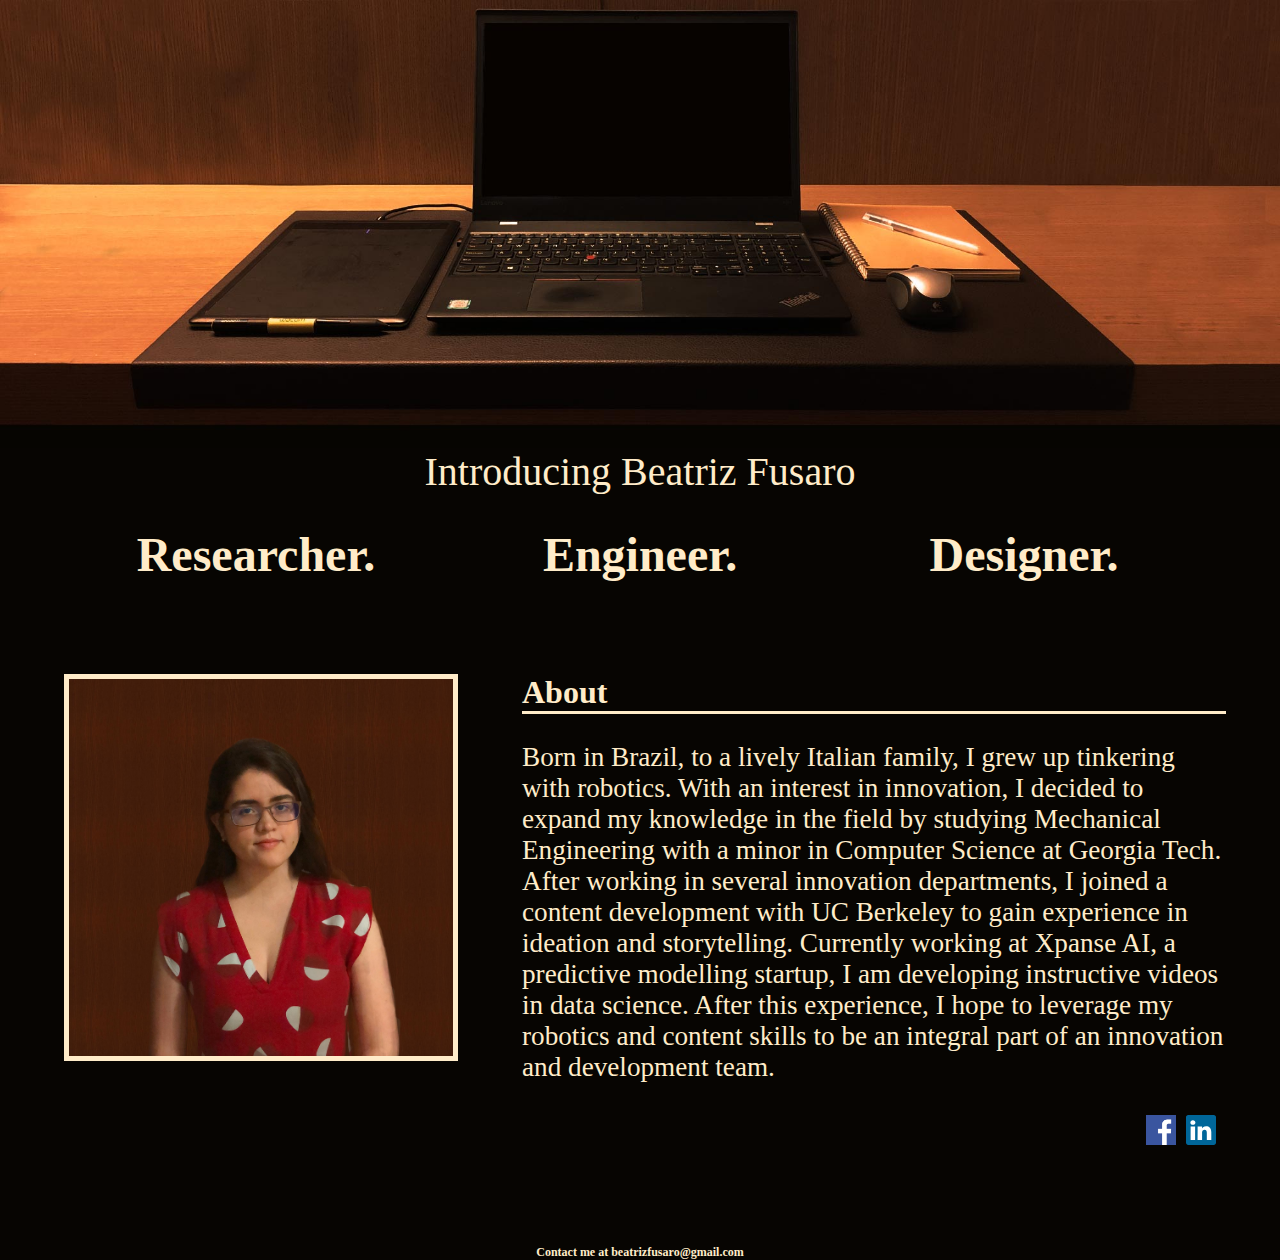
<file: index.html>
<!doctype html>
<html>
<head>
<meta charset="utf-8">
<title>Home</title>
<link href="Stylesheet.css" rel="stylesheet" type="text/css">
</head>

<body>
	<script>
	function change(val) {
		var pic;
		var text;
		if (val == 1) {
			pic = "Researcher.jpg";
			text = "Research is the forefront of progress, the first step to innovation";
		} else if (val == 2) {
			pic = "Designer.jpg";
			text = "Animations, Visual Arts and UI Design";
		} else if (val == 3) {
			pic = "Engineer.jpg";
			text = "From coding to machining, engineering is about creation";
		} else {
			pic = "FrontBanner.jpg";
			text = "Introducing Beatriz Fusaro";
		}
		document.getElementById("banner").src = pic;
		document.getElementById("titleCard").innerHTML = text;
	}
	</script>
	<img id="banner" src="FrontBanner.jpg" />
	<h2 id="titleCard"> Introducing Beatriz Fusaro </h2>
	<div id="blocker">
		<div id=container onmouseover="change(1)" onmouseout="change(0)">
			<a href="Researcher.html">Researcher.</a>
		</div>
		<div id=container onmouseover="change(3)" onmouseout="change(0)">
			<a href="Engineer.html">Engineer.</a>
		</div>
		<div id=container onmouseover="change(2)" onmouseout="change(0)">
			<a href="Designer.html">Designer.</a>
		</div>
	</div>
	
	<div id="aboutpage">
		<div id="blocker">
			<img id="profile" src="Profile.jpg" />
			<div id="aboutcontainer"> 
				<h3> About </h3>
				<p> Born in Brazil, to a lively Italian family, I grew up tinkering with robotics. With an interest in innovation, I decided to expand my knowledge in the field by studying Mechanical Engineering with a minor in Computer Science at Georgia Tech. After working in several innovation departments, I joined a content development with UC Berkeley to gain experience in ideation and storytelling. Currently working at Xpanse AI, a predictive modelling startup, I am developing instructive videos in data science. After this experience, I hope to leverage my robotics and content skills to be an integral part of an innovation and development team.</p>
				<a href="https://www.linkedin.com/in/beatriz-fusaro5240a21/" target="_blank" alt="Linkedin">
				<img id=icon src="Linkedin_icon.svg">
				</a>
				<a href="https://www.facebook.com/profile.php?id=100009676620091" target="_blank" alt="Facebook">
				<img id=icon src="Facebook_icon.png">
				</a>
			</div>
		</div>
	</div>
	
	<footer>
		<h4> Contact me at beatrizfusaro@gmail.com </h4>
	</footer>
	
</body>
</html>
</file>
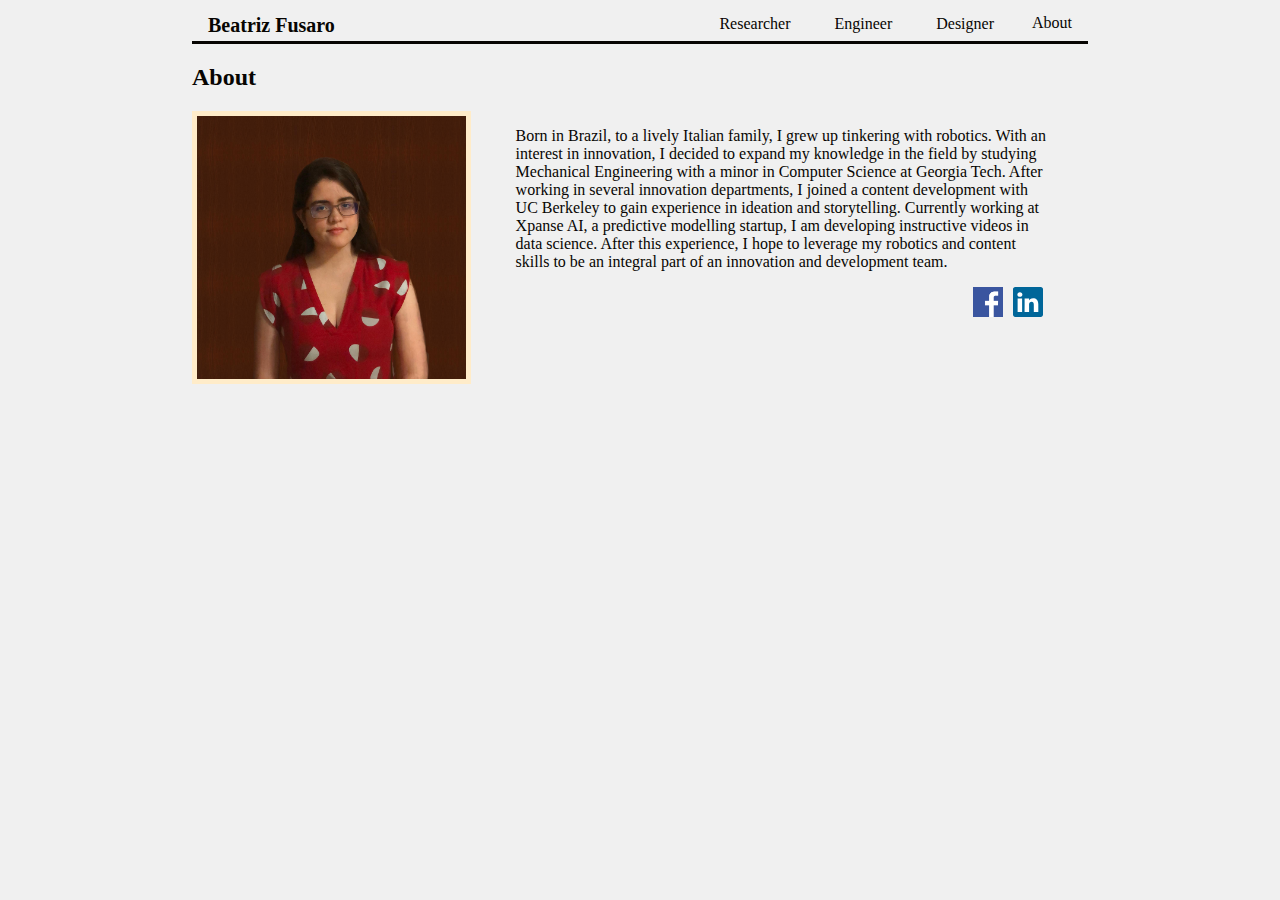
<file: About.html>
<!doctype html>
<html>
<head>
<meta charset="utf-8">
<title>About</title>
<link href="Commonstyle.css" rel="stylesheet" type="text/css">
</head>

<body>
<div class="navbar">
	  <a href="index.html" class="title">Beatriz Fusaro</a>
	  <a href="About.html">About</a>
	  <div class="dropdown">
		<button class="dropbtn">
			<a href="Designer.html">Designer</a>
		  <i class="fa fa-caret-down"></i>
		</button>
		<div class="dropdown-content">
		  <a href="WRC.html">Webdesign and Social Media Campaign for WRC</a>
		  <a href="UIDesign.html">UI Design for SCBA Monitoring</a>
		</div>
	  </div>
	  <div class="dropdown">
		<button class="dropbtn">
			<a href="Engineer.html">Engineer</a>
		  <i class="fa fa-caret-down"></i>
		</button>
		<div class="dropdown-content">
		  <a href="AgRobot.html">Agricultural Robot for Monsanto</a>
		  <a href="FruitPicker.html">Fruit Picker with NIRS for GTRI</a>
		  <a href="Battlebots.html">SumoBot for Robojackets</a>
		</div>
  	  </div>
	  <div class="dropdown">
		<button class="dropbtn">
			<a href="Researcher.html">Researcher</a>
		  <i class="fa fa-caret-down"></i>
		</button>
		<div class="dropdown-content">
		  <a href="MedImg.html">Medical Image Visualization for Siemens</a>
		  <a href="Deblur.html">Deblurring for Biorobotics Lab</a>
		</div>
  	  </div>
	  
	</div>
	
	<h2>About</h2>
	<div id="aboutpage">
		<div id="blocker">
			<img id="profile" src="Profile.jpg" />
			<div id="aboutcontainer">
				<p> Born in Brazil, to a lively Italian family, I grew up tinkering with robotics. With an interest in innovation, I decided to expand my knowledge in the field by studying Mechanical Engineering with a minor in Computer Science at Georgia Tech. After working in several innovation departments, I joined a content development with UC Berkeley to gain experience in ideation and storytelling. Currently working at Xpanse AI, a predictive modelling startup, I am developing instructive videos in data science. After this experience, I hope to leverage my robotics and content skills to be an integral part of an innovation and development team.</p>
				<a href="https://www.linkedin.com/in/beatriz-fusaro5240a21/" target="_blank" alt="Linkedin">
				<img id=icon src="Linkedin_icon.svg">
				</a>
				<a href="https://www.facebook.com/profile.php?id=100009676620091" target="_blank" alt="Facebook">
				<img id=icon src="Facebook_icon.png">
				</a>
			</div>
		</div>
	</div>
	<footer>
	</footer>

</body>
</html>
</file>
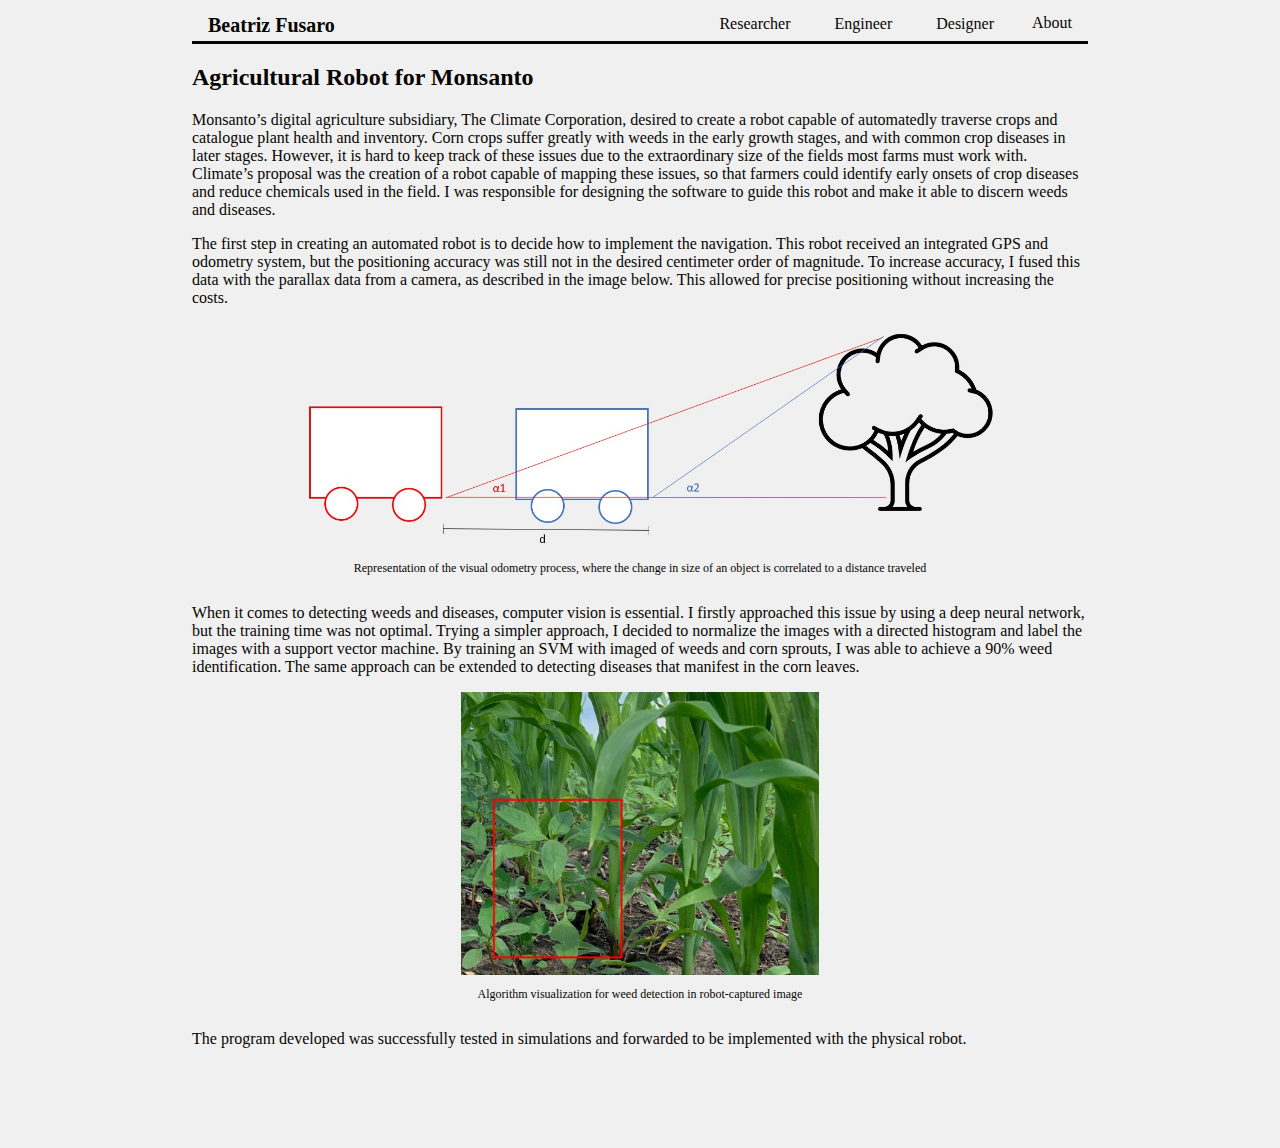
<file: AgRobot.html>
<!doctype html>
<html>
<head>
<meta charset="utf-8">
<title>AgRobot</title>
<link href="Commonstyle.css" rel="stylesheet" type="text/css">
</head>

<body>
	<div class="navbar">
	  <a href="index.html" class="title">Beatriz Fusaro</a>
	  <a href="About.html">About</a>
	  <div class="dropdown">
		<button class="dropbtn">
			<a href="Designer.html">Designer</a>
		  <i class="fa fa-caret-down"></i>
		</button>
		<div class="dropdown-content">
		  <a href="Animation.html">Animation and Graphics Design for Siemens</a>
		  <a href="UIDesign.html">UI Design for SCBA Monitoring</a>
		</div>
	  </div>
	  <div class="dropdown">
		<button class="dropbtn">
			<a href="Engineer.html">Engineer</a>
		  <i class="fa fa-caret-down"></i>
		</button>
		<div class="dropdown-content">
		  <a href="AgRobot.html">Agricultural Robot for Monsanto</a>
		  <a href="FruitPicker.html">Fruit Picker with NIRS for GTRI</a>
		  <a href="Battlebots.html">Battlebots for Robojackets</a>
		</div>
  	  </div>
	  <div class="dropdown">
		<button class="dropbtn">
			<a href="Researcher.html">Researcher</a>
		  <i class="fa fa-caret-down"></i>
		</button>
		<div class="dropdown-content">
		  <a href="MedImg.html">Medical Image Visualization for Siemens</a>
		  <a href="Deblur.html">Deblurring for Biorobotics Lab</a>
		</div>
  	  </div>
	</div>
	
	<h2>Agricultural Robot for Monsanto</h2>
	
	<p>Monsanto’s digital agriculture subsidiary, The Climate Corporation, desired to create a robot capable of automatedly traverse crops and catalogue plant health and inventory. Corn crops suffer greatly with weeds in the early growth stages, and with common crop diseases in later stages. However, it is hard to keep track of these issues due to the extraordinary size of the fields most farms must work with. Climate’s proposal was the creation of a robot capable of mapping these issues, so that farmers could identify early onsets of crop diseases and reduce chemicals used in the field. I was responsible for designing the software to guide this robot and make it able to discern weeds and diseases.

	<p>The first step in creating an automated robot is to decide how to implement the navigation. This robot received an integrated GPS and odometry system, but the positioning accuracy was still not in the desired centimeter order of magnitude. To increase accuracy, I fused this data with the parallax data from a camera, as described in the image below. This allowed for precise positioning without increasing the costs.</p>
	
	<img src="Visual_Odometry.jpg" style="display: block; margin-right: auto; margin-left: auto; width: 80%;">
	<h6>Representation of the visual odometry process, where the change in size of an object is correlated to a distance traveled</h6> 
	
	<p>When it comes to detecting weeds and diseases, computer vision is essential. I firstly approached this issue by using a deep neural network, but the training time was not optimal. Trying a simpler approach, I decided to normalize the images with a directed histogram and label the images with a support vector machine. By training an SVM with imaged of weeds and corn sprouts, I was able to achieve a 90% weed identification. The same approach can be extended to detecting diseases that manifest in the corn leaves.</p>
	
	<img src="Weed detection.jpg" style="display: block; margin-right: auto; margin-left: auto; width: 40%;">
	<h6>Algorithm visualization for weed detection in robot-captured image</h6> 

	<p>The program developed was successfully tested in simulations and forwarded to be implemented with the physical robot.
	</p>
	
	
</body>
</html>
</file>
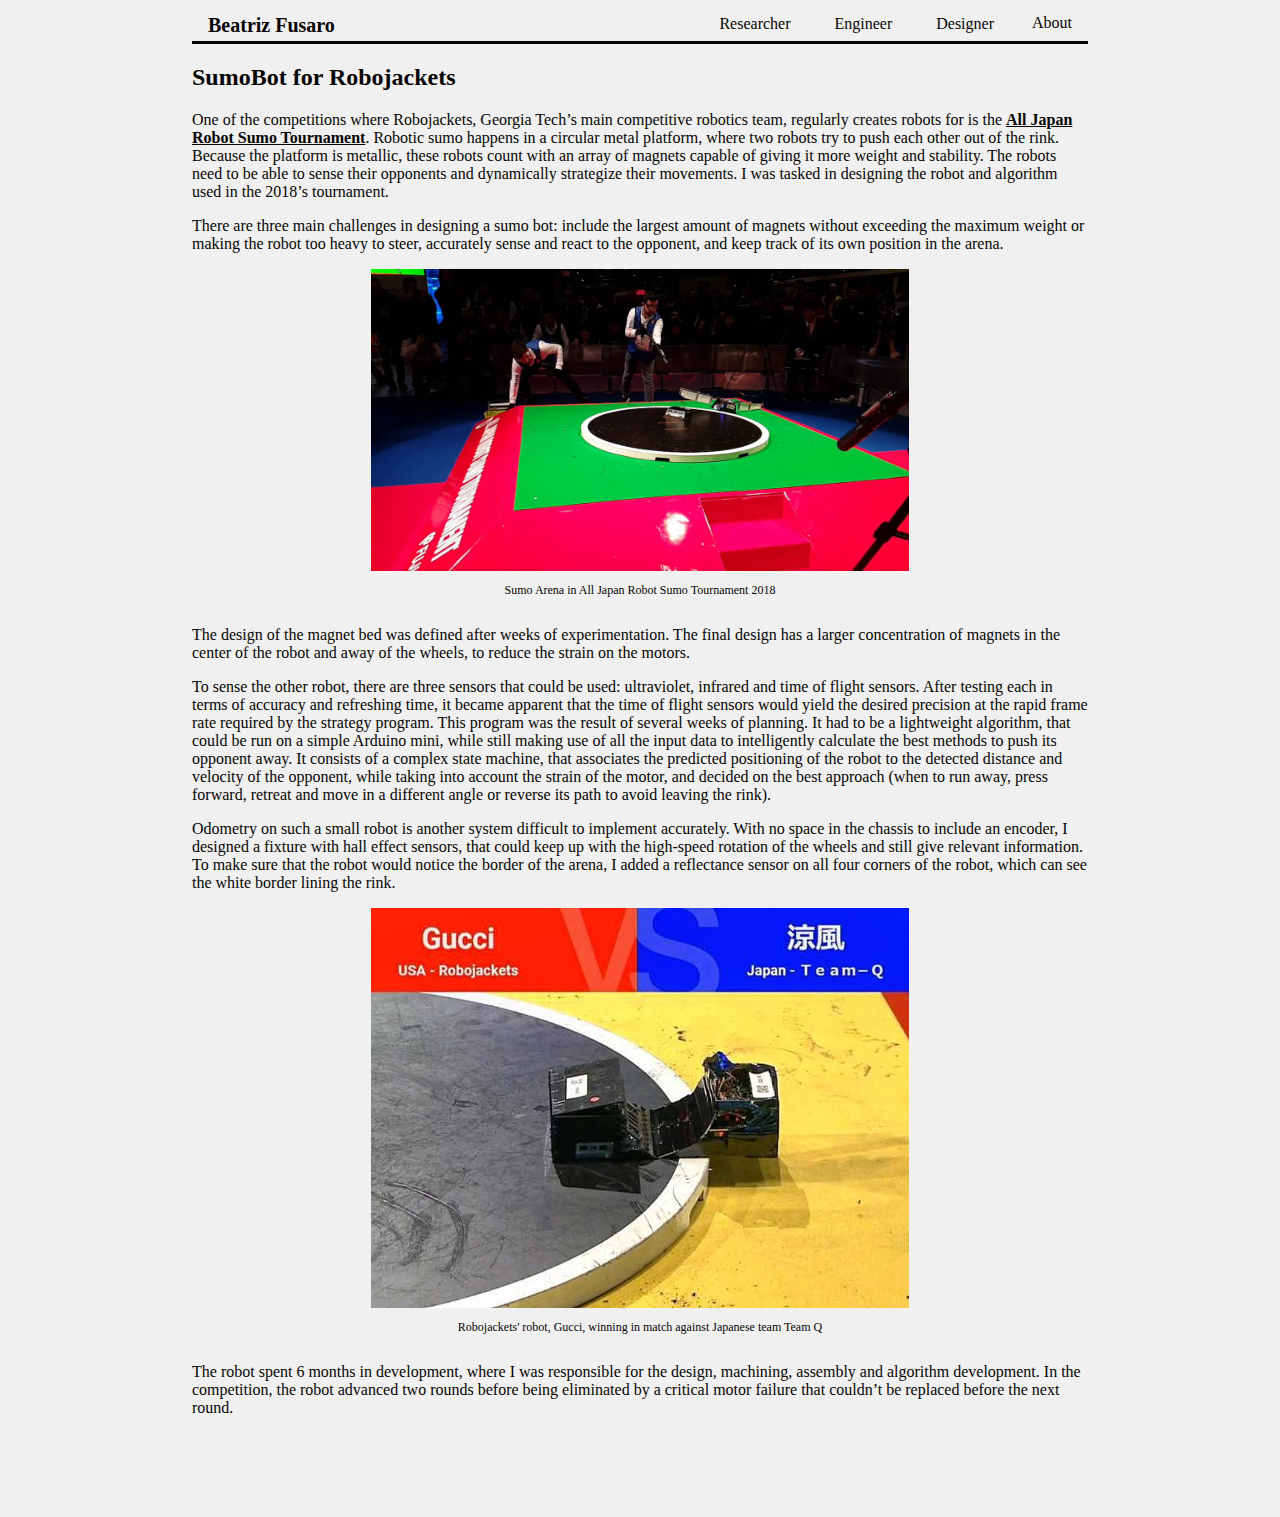
<file: Battlebots.html>
<!doctype html>
<html>
<head>
<meta charset="utf-8">
<title>Battlebots</title>
<link href="Commonstyle.css" rel="stylesheet" type="text/css">
</head>

<body>
	<div class="navbar">
	  <a href="index.html" class="title">Beatriz Fusaro</a>
	  <a href="About.html">About</a>
	  <div class="dropdown">
		<button class="dropbtn">
			<a href="Designer.html">Designer</a>
		  <i class="fa fa-caret-down"></i>
		</button>
		<div class="dropdown-content">
		  <a href="WRC.html">Webdesign and Social Media Campaign for WRC</a>
		  <a href="UIDesign.html">UI Design for SCBA Monitoring</a>
		</div>
	  </div>
	  <div class="dropdown">
		<button class="dropbtn">
			<a href="Engineer.html">Engineer</a>
		  <i class="fa fa-caret-down"></i>
		</button>
		<div class="dropdown-content">
		  <a href="AgRobot.html">Agricultural Robot for Monsanto</a>
		  <a href="FruitPicker.html">Fruit Picker with NIRS for GTRI</a>
		  <a href="Battlebots.html">SumoBot for Robojackets</a>
		</div>
  	  </div>
	  <div class="dropdown">
		<button class="dropbtn">
			<a href="Researcher.html">Researcher</a>
		  <i class="fa fa-caret-down"></i>
		</button>
		<div class="dropdown-content">
		  <a href="MedImg.html">Medical Image Visualization for Siemens</a>
		  <a href="Deblur.html">Deblurring for Biorobotics Lab</a>
		</div>
  	  </div>
	  
	</div>
	
	<h2>SumoBot for Robojackets</h2>
	
	<p>One of the competitions where Robojackets, Georgia Tech’s main competitive robotics team, regularly creates robots for is the <a class="link" href="https://www.fsi.co.jp/sumo/en/index.html" target="_blank">All Japan Robot Sumo Tournament</a>. Robotic sumo happens in a circular metal platform, where two robots try to push each other out of the rink. Because the platform is metallic, these robots count with an array of magnets capable of giving it more weight and stability. The robots need to be able to sense their opponents and dynamically strategize their movements. I was tasked in designing the robot and algorithm used in the 2018’s tournament. </p>
	
	<p>There are three main challenges in designing a sumo bot: include the largest amount of magnets without exceeding the maximum weight or making the robot too heavy to steer, accurately sense and react to the opponent, and keep track of its own position in the arena. </p>
	
	<img src="sumo-tournament.jpg" style="display: block; margin-right: auto; margin-left: auto; width: 60%;">
	<h6>Sumo Arena in All Japan Robot Sumo Tournament 2018</h6> 
	
	<p>The design of the magnet bed was defined after weeks of experimentation. The final design has a larger concentration of magnets in the center of the robot and away of the wheels, to reduce the strain on the motors.</p>

	<p>To sense the other robot, there are three sensors that could be used: ultraviolet, infrared and time of flight sensors. After testing each in terms of accuracy and refreshing time, it became apparent that the time of flight sensors would yield the desired precision at the rapid frame rate required by the strategy program. This program was the result of several weeks of planning. It had to be a lightweight algorithm, that could be run on a simple Arduino mini, while still making use of all the input data to intelligently calculate the best methods to push its opponent away. It consists of a complex state machine, that associates the predicted positioning of the robot to the detected distance and velocity of the opponent, while taking into account the strain of the motor, and decided on the best approach (when to run away, press forward, retreat and move in a different angle or reverse its path to avoid leaving the rink).</p> 

	<p>Odometry on such a small robot is another system difficult to implement accurately. With no space in the chassis to include an encoder, I designed a fixture with hall effect sensors, that could keep up with the high-speed rotation of the wheels and still give relevant information. To make sure that the robot would notice the border of the arena, I added a reflectance sensor on all four corners of the robot, which can see the white border lining the rink.</p>
	
	<img src="Sumobot.jpg" style="display: block; margin-right: auto; margin-left: auto; width: 60%;">
	<h6>Robojackets' robot, Gucci, winning in match against Japanese team Team Q </h6> 

	<p>The robot spent 6 months in development, where I was responsible for the design, machining, assembly and algorithm development. In the competition, the robot advanced two rounds before being eliminated by a critical motor failure that couldn’t be replaced before the next round.</p>
	
</body>
</html>
</file>
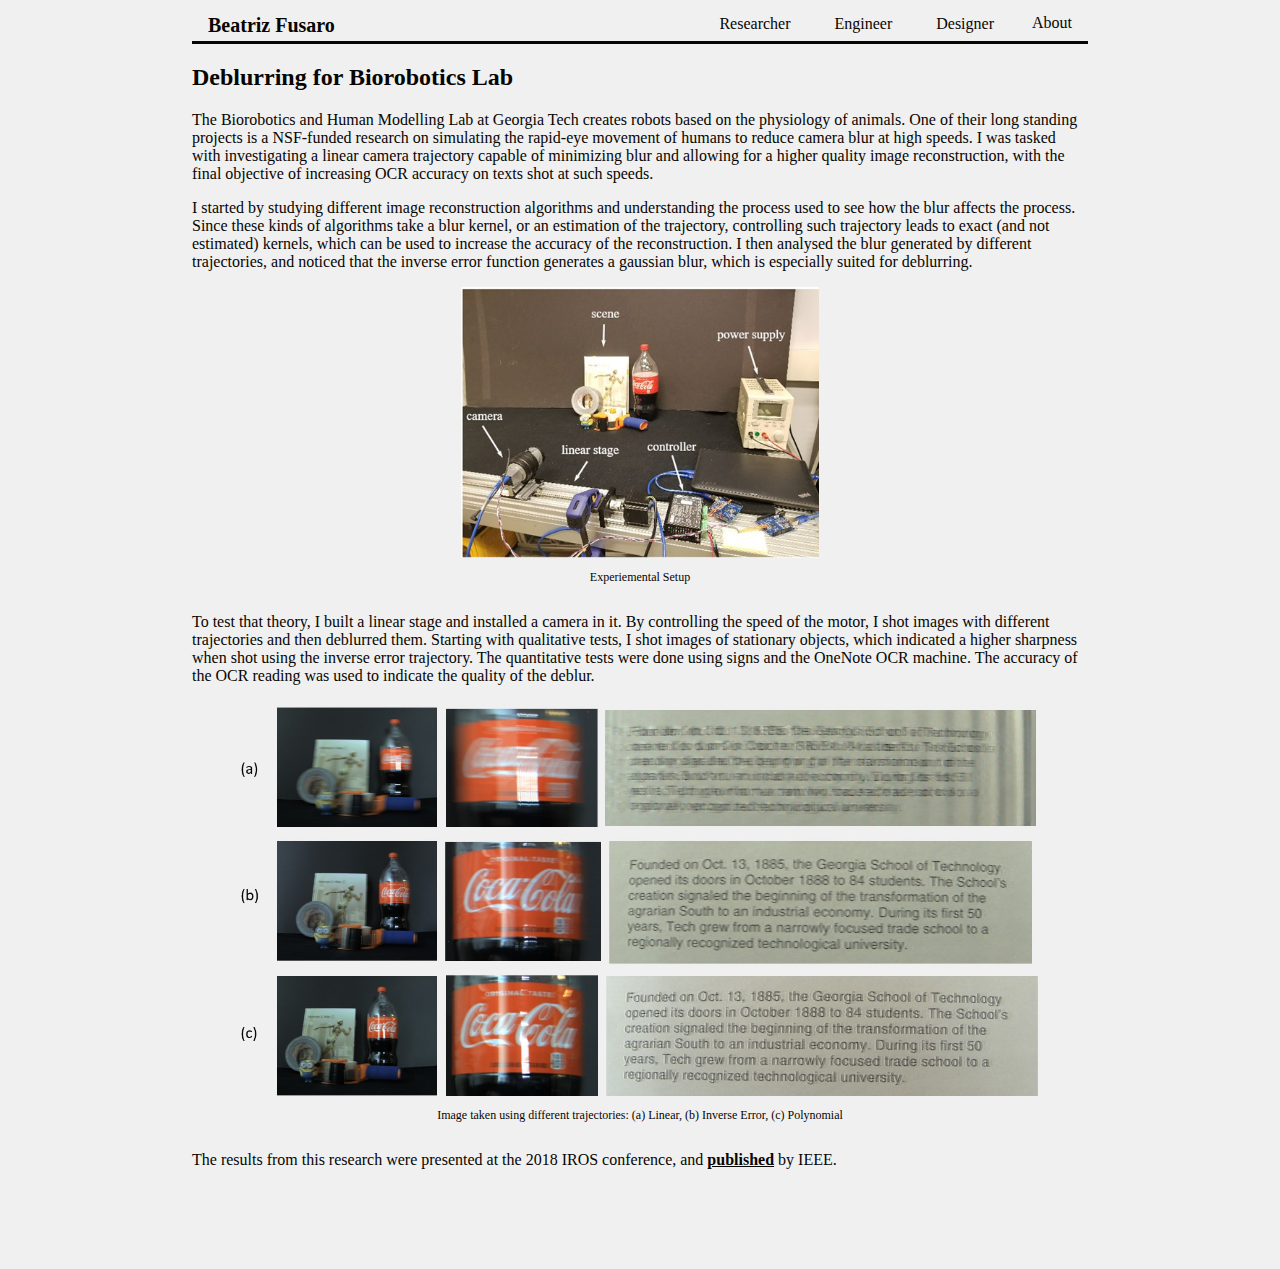
<file: Deblur.html>
<!doctype html>
<html>
<head>
<meta charset="utf-8">
<title>Deblur</title>
<link href="Commonstyle.css" rel="stylesheet" type="text/css">
</head>

<body>
<div class="navbar">
	  <a href="index.html" class="title">Beatriz Fusaro</a>
	  <a href="About.html">About</a>
	  <div class="dropdown">
		<button class="dropbtn">
			<a href="Designer.html">Designer</a>
		  <i class="fa fa-caret-down"></i>
		</button>
		<div class="dropdown-content">
		  <a href="WRC.html">Webdesign and Social Media Campaign for WRC</a>
		  <a href="UIDesign.html">UI Design for SCBA Monitoring</a>
		</div>
	  </div>
	  <div class="dropdown">
		<button class="dropbtn">
			<a href="Engineer.html">Engineer</a>
		  <i class="fa fa-caret-down"></i>
		</button>
		<div class="dropdown-content">
		  <a href="AgRobot.html">Agricultural Robot for Monsanto</a>
		  <a href="FruitPicker.html">Fruit Picker with NIRS for GTRI</a>
		  <a href="Battlebots.html">SumoBot for Robojackets</a>
		</div>
  	  </div>
	  <div class="dropdown">
		<button class="dropbtn">
			<a href="Researcher.html">Researcher</a>
		  <i class="fa fa-caret-down"></i>
		</button>
		<div class="dropdown-content">
		  <a href="MedImg.html">Medical Image Visualization for Siemens</a>
		  <a href="Deblur.html">Deblurring for Biorobotics Lab</a>
		</div>
  	  </div>
	  
	</div>
	
	<h2>Deblurring for Biorobotics Lab</h2>
	
	<p>The Biorobotics and Human Modelling Lab at Georgia Tech creates robots based on the physiology of animals. One of their long standing projects is a NSF-funded research on simulating the rapid-eye movement of humans to reduce camera blur at high speeds. I was tasked with investigating a linear camera trajectory capable of minimizing blur and allowing for a higher quality image reconstruction, with the final objective of increasing OCR accuracy on texts shot at such speeds.</p>
	
	<p>I started by studying different image reconstruction algorithms and understanding the process used to see how the blur affects the process. Since these kinds of algorithms take a blur kernel, or an estimation of the trajectory, controlling such trajectory leads to exact (and not estimated) kernels, which can be used to increase the accuracy of the reconstruction. I then analysed the blur generated by different trajectories, and noticed that the inverse error function generates a gaussian blur, which is especially suited for deblurring.</p>
	
	<img src="Experimental Setup.jpg" style="display: block; margin-right: auto; margin-left: auto; width: 40%;">
	<h6>Experiemental Setup</h6> 
	
	<p>To test that theory, I built a linear stage and installed a camera in it. By controlling the speed of the motor, I shot images with different trajectories and then deblurred them. Starting with qualitative tests, I shot images of stationary objects, which indicated a higher sharpness when shot using the inverse error trajectory. The quantitative tests were done using signs and the OneNote OCR machine. The accuracy of the OCR reading was used to indicate the quality of the deblur.
	</p>
	
	<img src="Motion-Blur_Experiments.jpg" style="display: block; margin-right: auto; margin-left: auto; width: 90%;">
	<h6>Image taken using different trajectories: (a) Linear, (b) Inverse Error, (c) Polynomial</h6> 
	
	<p>The results from this research were presented at the 2018 IROS conference, and <a class="link" href="https://ieeexplore.ieee.org/abstract/document/8594315" target="_blank">published</a> by IEEE.</p>

</body>
</html>
</file>
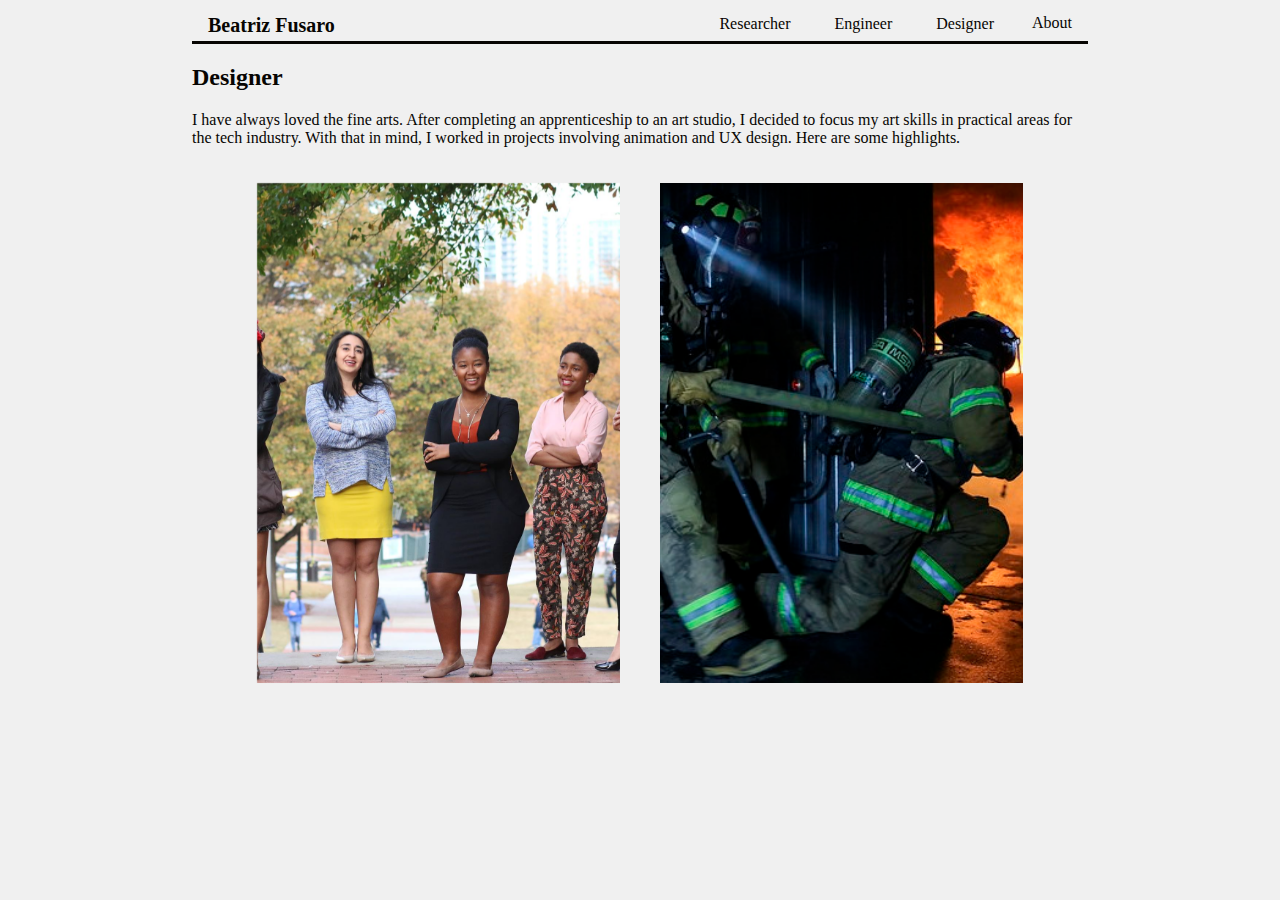
<file: Designer.html>
<!doctype html>
<html>
<head>
<meta charset="utf-8">
<title>Designer</title>
<link href="Commonstyle.css" rel="stylesheet" type="text/css">
</head>

<body>
<div class="navbar">
	  <a href="index.html" class="title">Beatriz Fusaro</a>
	  <a href="About.html">About</a>
	  <div class="dropdown">
		<button class="dropbtn">
			<a href="Designer.html">Designer</a>
		  <i class="fa fa-caret-down"></i>
		</button>
		<div class="dropdown-content">
		  <a href="WRC.html">Webdesign and Social Media Campaign for WRC</a>
		  <a href="UIDesign.html">UI Design for SCBA Monitoring</a>
		</div>
	  </div>
	  <div class="dropdown">
		<button class="dropbtn">
			<a href="Engineer.html">Engineer</a>
		  <i class="fa fa-caret-down"></i>
		</button>
		<div class="dropdown-content">
		  <a href="AgRobot.html">Agricultural Robot for Monsanto</a>
		  <a href="FruitPicker.html">Fruit Picker with NIRS for GTRI</a>
		  <a href="Battlebots.html">SumoBot for Robojackets</a>
		</div>
  	  </div>
	  <div class="dropdown">
		<button class="dropbtn">
			<a href="Researcher.html">Researcher</a>
		  <i class="fa fa-caret-down"></i>
		</button>
		<div class="dropdown-content">
		  <a href="MedImg.html">Medical Image Visualization for Siemens</a>
		  <a href="Deblur.html">Deblurring for Biorobotics Lab</a>
		</div>
  	  </div>
	  
	</div>
	
	<h2>Designer</h2>
	<p>I have always loved the fine arts. After completing an apprenticeship to an art studio, I decided to focus my art skills in practical areas for the tech industry. With that in mind, I worked in projects involving animation and UX design. Here are some highlights. </p>
	
    <div class = "row">
		<div class="container">
			<a href="WRC.html" style="color:#070502;">
			<div class = "frame">
				<img src = "WRC.jpg">
				<div class = "details">
					<h1>Webdesign and Social Media Campaign for WRC</h1>
					<p>Georgia Tech's Women's Resource Center lacked campus awareness. To change that, I was tasked with revamping the department's website and developing a new social media plan. With the suggested changes, the website traffic increased by 200% in one month.</p>
				</div>
			</div>
			</a>
		</div>
		<div class="container">
			<a href="UIDesign.html" style="color:#070502;">
            <div class = "frame">
				<img src = "Firefighter.jpg">
				<div class = "details">
					<h1>UI Design for SCBA Monitoring</h1>
					<p>Oxygen tanks used by firefighters lack good methods to monitor the remaining air time. For a device that can be attached to an SCBA system to monitor the oxygen levels, I designed an app capable of relaying the information to the commander.</p>
				</div>
            </div>
			</a>
		</div>
	</div>
</body>
</html>
</file>
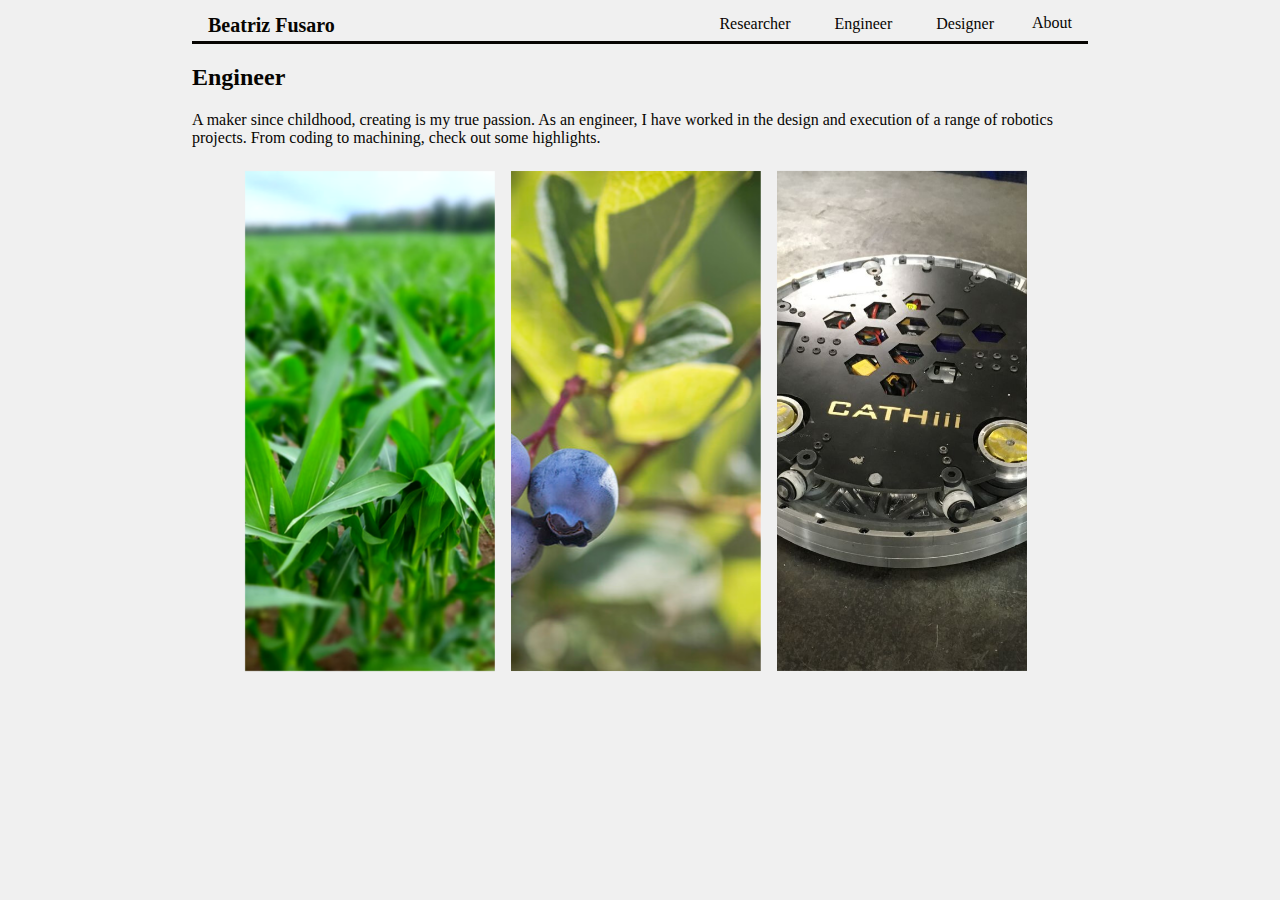
<file: Engineer.html>
<!doctype html>
<html>
<head>
<meta charset="utf-8">
<title>Engineer</title>
<link href="Commonstyle.css" rel="stylesheet" type="text/css">
</head>

<body>
<div class="navbar">
	  <a href="index.html" class="title">Beatriz Fusaro</a>
	  <a href="About.html">About</a>
	  <div class="dropdown">
		<button class="dropbtn">
			<a href="Designer.html">Designer</a>
		  <i class="fa fa-caret-down"></i>
		</button>
		<div class="dropdown-content">
		  <a href="WRC.html">Webdesign and Social Media Campaign for WRC</a>
		  <a href="UIDesign.html">UI Design for SCBA Monitoring</a>
		</div>
	  </div>
	  <div class="dropdown">
		<button class="dropbtn">
			<a href="Engineer.html">Engineer</a>
		  <i class="fa fa-caret-down"></i>
		</button>
		<div class="dropdown-content">
		  <a href="AgRobot.html">Agricultural Robot for Monsanto</a>
		  <a href="FruitPicker.html">Fruit Picker with NIRS for GTRI</a>
		  <a href="Battlebots.html">SumoBot for Robojackets</a>
		</div>
  	  </div>
	  <div class="dropdown">
		<button class="dropbtn">
			<a href="Researcher.html">Researcher</a>
		  <i class="fa fa-caret-down"></i>
		</button>
		<div class="dropdown-content">
		  <a href="MedImg.html">Medical Image Visualization for Siemens</a>
		  <a href="Deblur.html">Deblurring for Biorobotics Lab</a>
		</div>
  	  </div>
	  
	</div>
	
	<h2>Engineer</h2>
	<p>A maker since childhood, creating is my true passion. As an engineer, I have worked in the design and execution of a range of robotics projects. From coding to machining, check out some highlights. </p>
	
	    <div class = "row">
		<div class="container2">
			<a href="AgRobot.html" style="color:#070502;">
			<div class = "frame">
				<img src = "Corn-Field.jpg">
				<div class = "details">
					<h1>Agricultural Robot for Monsanto</h1>
					<p>To travel through crops and find weed and diseases hotspots, I employed stochastic navigation and computer vision to build a fully automated agricultural robot.</p>
				</div>
			</div>
			</a>
		</div>
		<div class="container2">
			<a href="FruitPicker.html" style="color:#070502;">
            <div class = "frame">
				<img src = "Blueberries.jpg">
				<div class = "details">
					<h1>Fruit Picker with NIRS for GTRI</h1>
					<p>The challenge was to pick ripe fruits using an autonomous robot. I designed a soft robotics claw equipped with a near infrared spectroscopy device, that was capable of determining how ripe the fruit was and picking it without bruising.</p>
				</div>
            </div>
			</a>
		</div>
		<div class="container2">
			<a href="Battlebots.html" style="color:#070502;">
            <div class = "frame">
				<img src = "Battlebot.jpg">
				<div class = "details">
					<h1>SumoBot for Robojackets</h1>
					<p>To participate in the All Japan Robot Sumo Tournament, I applied concepts of machine design and trajectory prediction/automation, designing and building an automated sumo robot.</p>
				</div>
            </div>
			</a>
		</div>
	</div>
	<footer>
	</footer>
	
</body>
</html>
</file>
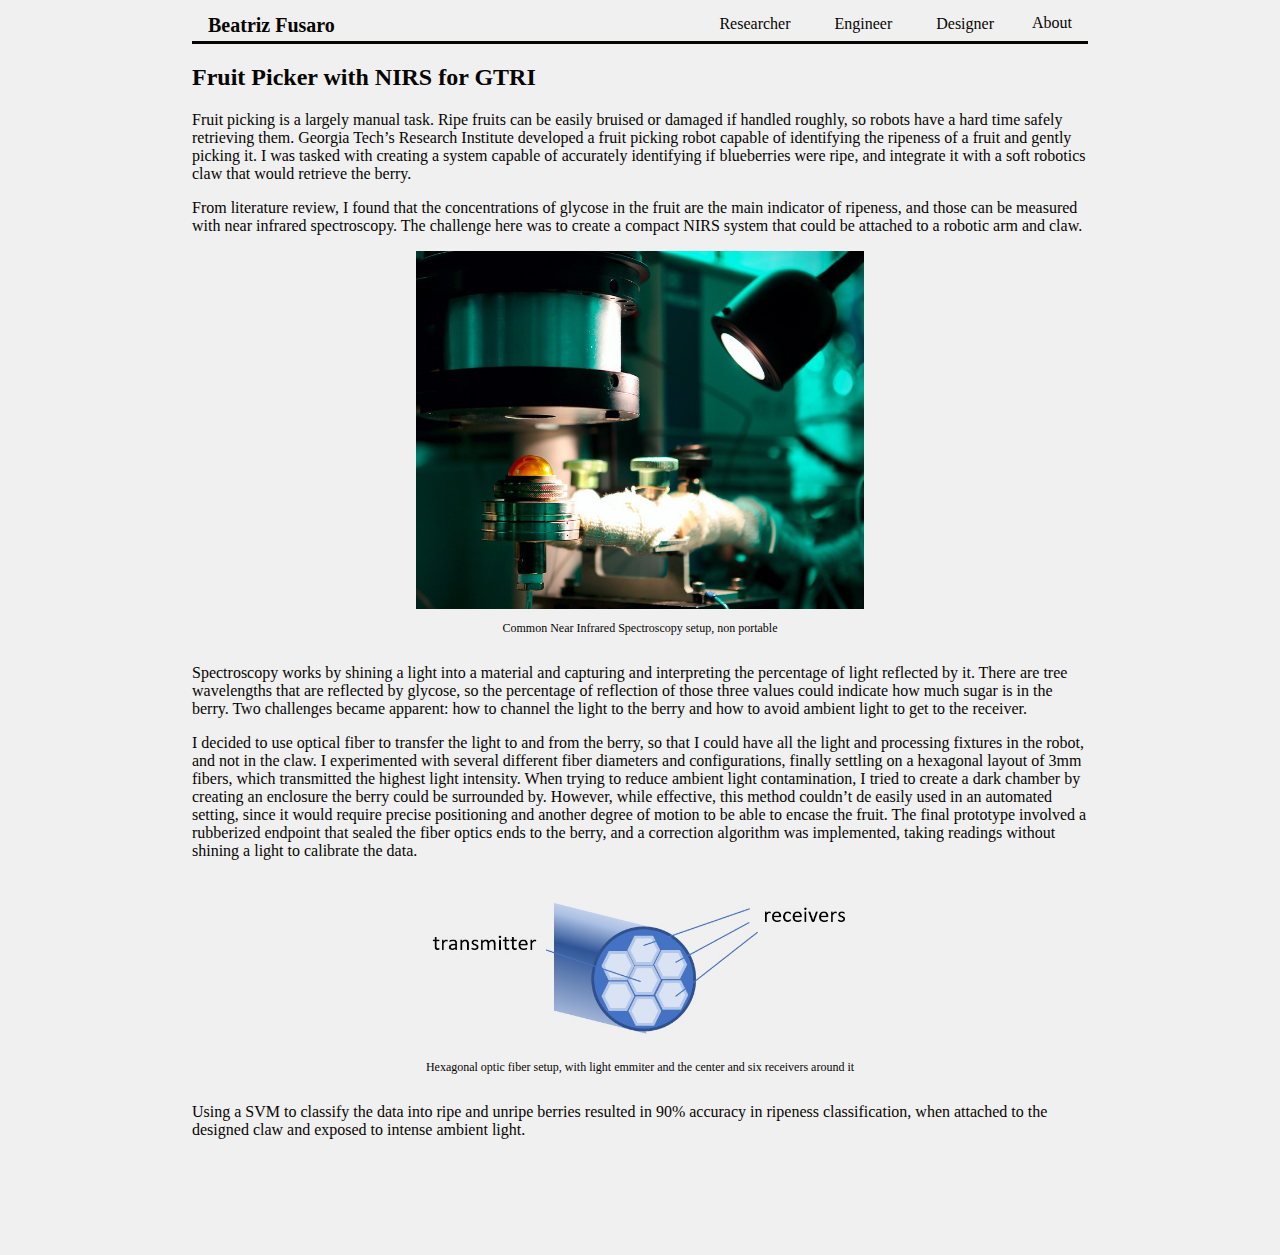
<file: FruitPicker.html>
<!doctype html>
<html>
<head>
<meta charset="utf-8">
<title>FruitPicker</title>
<link href="Commonstyle.css" rel="stylesheet" type="text/css">
</head>

<body>
	<div class="navbar">
	  <a href="index.html" class="title">Beatriz Fusaro</a>
	  <a href="About.html">About</a>
	  <div class="dropdown">
		<button class="dropbtn">
			<a href="Designer.html">Designer</a>
		  <i class="fa fa-caret-down"></i>
		</button>
		<div class="dropdown-content">
		  <a href="WRC.html">Webdesign and Social Media Campaign for WRC</a>
		  <a href="UIDesign.html">UI Design for SCBA Monitoring</a>
		</div>
	  </div>
	  <div class="dropdown">
		<button class="dropbtn">
			<a href="Engineer.html">Engineer</a>
		  <i class="fa fa-caret-down"></i>
		</button>
		<div class="dropdown-content">
		  <a href="AgRobot.html">Agricultural Robot for Monsanto</a>
		  <a href="FruitPicker.html">Fruit Picker with NIRS for GTRI</a>
		  <a href="Battlebots.html">SumoBot for Robojackets</a>
		</div>
  	  </div>
	  <div class="dropdown">
		<button class="dropbtn">
			<a href="Researcher.html">Researcher</a>
		  <i class="fa fa-caret-down"></i>
		</button>
		<div class="dropdown-content">
		  <a href="MedImg.html">Medical Image Visualization for Siemens</a>
		  <a href="Deblur.html">Deblurring for Biorobotics Lab</a>
		</div>
  	  </div>
	  
	</div>
	
	<h2>Fruit Picker with NIRS for GTRI</h2>
	
	<p>Fruit picking is a largely manual task. Ripe fruits can be easily bruised or damaged if handled roughly, so robots have a hard time safely retrieving them. Georgia Tech’s Research Institute developed a fruit picking robot capable of identifying the ripeness of a fruit and gently picking it. I was tasked with creating a system capable of accurately identifying if blueberries were ripe, and integrate it with a soft robotics claw that would retrieve the berry.</p>

	<p>From literature review, I found that the concentrations of glycose in the fruit are the main indicator of ripeness, and those can be measured with near infrared spectroscopy. The challenge here was to create a compact NIRS system that could be attached to a robotic arm and claw.</p> 
	
	<img src="nirs-system.jpg" style="display: block; margin-right: auto; margin-left: auto; width: 50%;">
	<h6>Common Near Infrared Spectroscopy setup, non portable</h6> 

	<p>Spectroscopy works by shining a light into a material and capturing and interpreting the percentage of light reflected by it. There are tree wavelengths that are reflected by glycose, so the percentage of reflection of those three values could indicate how much sugar is in the berry. Two challenges became apparent: how to channel the light to the berry and how to avoid ambient light to get to the receiver.</p>

	<p>I decided to use optical fiber to transfer the light to and from the berry, so that I could have all the light and processing fixtures in the robot, and not in the claw. I experimented with several different fiber diameters and configurations, finally settling on a hexagonal layout of 3mm fibers, which transmitted the highest light intensity. 
	When trying to reduce ambient light contamination, I tried to create a dark chamber by creating an enclosure the berry could be surrounded by. However, while effective, this method couldn’t de easily used in an automated setting, since it would require precise positioning and another degree of motion to be able to encase the fruit. The final prototype involved a rubberized endpoint that sealed the fiber optics ends to the berry, and a correction algorithm was implemented, taking readings without shining a light to calibrate the data.</p>
	
	<img src="optic-fiber.jpg" style="display: block; margin-right: auto; margin-left: auto; width: 50%;">
	<h6>Hexagonal optic fiber setup, with light emmiter and the center and six receivers around it</h6> 
	
	<p>Using a SVM to classify the data into ripe and unripe berries resulted in 90% accuracy in ripeness classification, when attached to the designed claw and exposed to intense ambient light.</p>
	
	
	<footer>
	</footer>
</body>
</html>
</file>
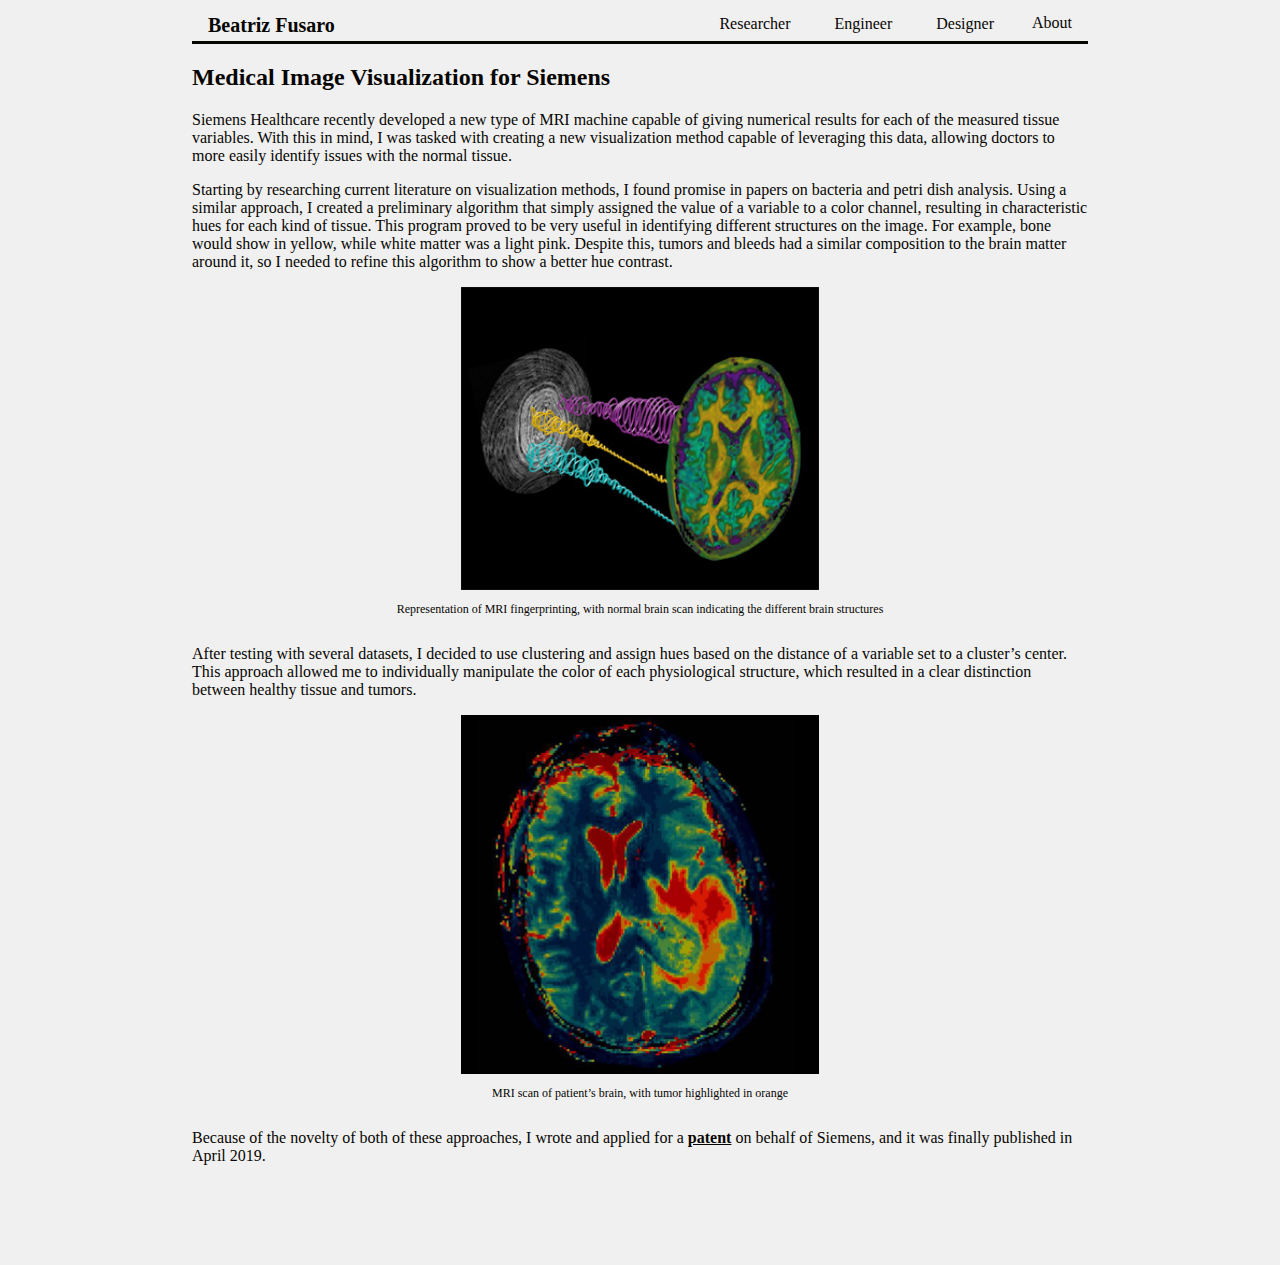
<file: MedImg.html>
<!doctype html>
<html>
<head>
<meta charset="utf-8">
<title>MedImg</title>
<link href="Commonstyle.css" rel="stylesheet" type="text/css">
</head>

<body>
<div class="navbar">
	  <a href="index.html" class="title">Beatriz Fusaro</a>
	  <a href="About.html">About</a>
	  <div class="dropdown">
		<button class="dropbtn">
			<a href="Designer.html">Designer</a>
		  <i class="fa fa-caret-down"></i>
		</button>
		<div class="dropdown-content">
		  <a href="WRC.html">Webdesign and Social Media Campaign for WRC</a>
		  <a href="UIDesign.html">UI Design for SCBA Monitoring</a>
		</div>
	  </div>
	  <div class="dropdown">
		<button class="dropbtn">
			<a href="Engineer.html">Engineer</a>
		  <i class="fa fa-caret-down"></i>
		</button>
		<div class="dropdown-content">
		  <a href="AgRobot.html">Agricultural Robot for Monsanto</a>
		  <a href="FruitPicker.html">Fruit Picker with NIRS for GTRI</a>
		  <a href="Battlebots.html">SumoBot for Robojackets</a>
		</div>
  	  </div>
	  <div class="dropdown">
		<button class="dropbtn">
			<a href="Researcher.html">Researcher</a>
		  <i class="fa fa-caret-down"></i>
		</button>
		<div class="dropdown-content">
		  <a href="MedImg.html">Medical Image Visualization for Siemens</a>
		  <a href="Deblur.html">Deblurring for Biorobotics Lab</a>
		</div>
  	  </div>
	  
	</div>
	
	<h2>Medical Image Visualization for Siemens</h2>
	
	<p>Siemens Healthcare recently developed a new type of MRI machine capable of giving numerical results for each of the measured tissue variables. With this in mind, I was tasked with creating a new visualization method capable of leveraging this data, allowing doctors to more easily identify issues with the normal tissue.</p>
	
	<p>Starting by researching current literature on visualization methods, I found promise in papers on bacteria and petri dish analysis. Using a similar approach, I created a preliminary algorithm that simply assigned the value of a variable to a color channel, resulting in characteristic hues for each kind of tissue. This program proved to be very useful in identifying different structures on the image. For example, bone would show in yellow, while white matter was a light pink. Despite this, tumors and bleeds had a similar composition to the brain matter around it, so I needed to refine this algorithm to show a better hue contrast.</p>
	
	<img src="MRI_fingerprinting_representation.jpg" style="display: block; margin-right: auto; margin-left: auto; width: 40%;">
	<h6>Representation of MRI fingerprinting, with normal brain scan indicating the different brain structures</h6> 
	
	<p>After testing with several datasets, I decided to use clustering and assign hues based on the distance of a variable set to a cluster’s center. This approach allowed me to individually manipulate the color of each physiological structure, which resulted in a clear distinction between healthy tissue and tumors.</p>
	
	<img src="MRI_Fingerprinting_w_bleed.jpg" style="display: block; margin-right: auto; margin-left: auto; width: 40%;">
	<h6>MRI scan of patient’s brain, with tumor highlighted in orange</h6> 
	
	<p>Because of the novelty of both of these approaches, I wrote and applied for a <a class="link" href="https://patents.google.com/patent/US20190108633A1/en" target="_blank">patent</a> on behalf of Siemens, and it was finally published in April 2019.</p>
	
</body>
</html>
</file>
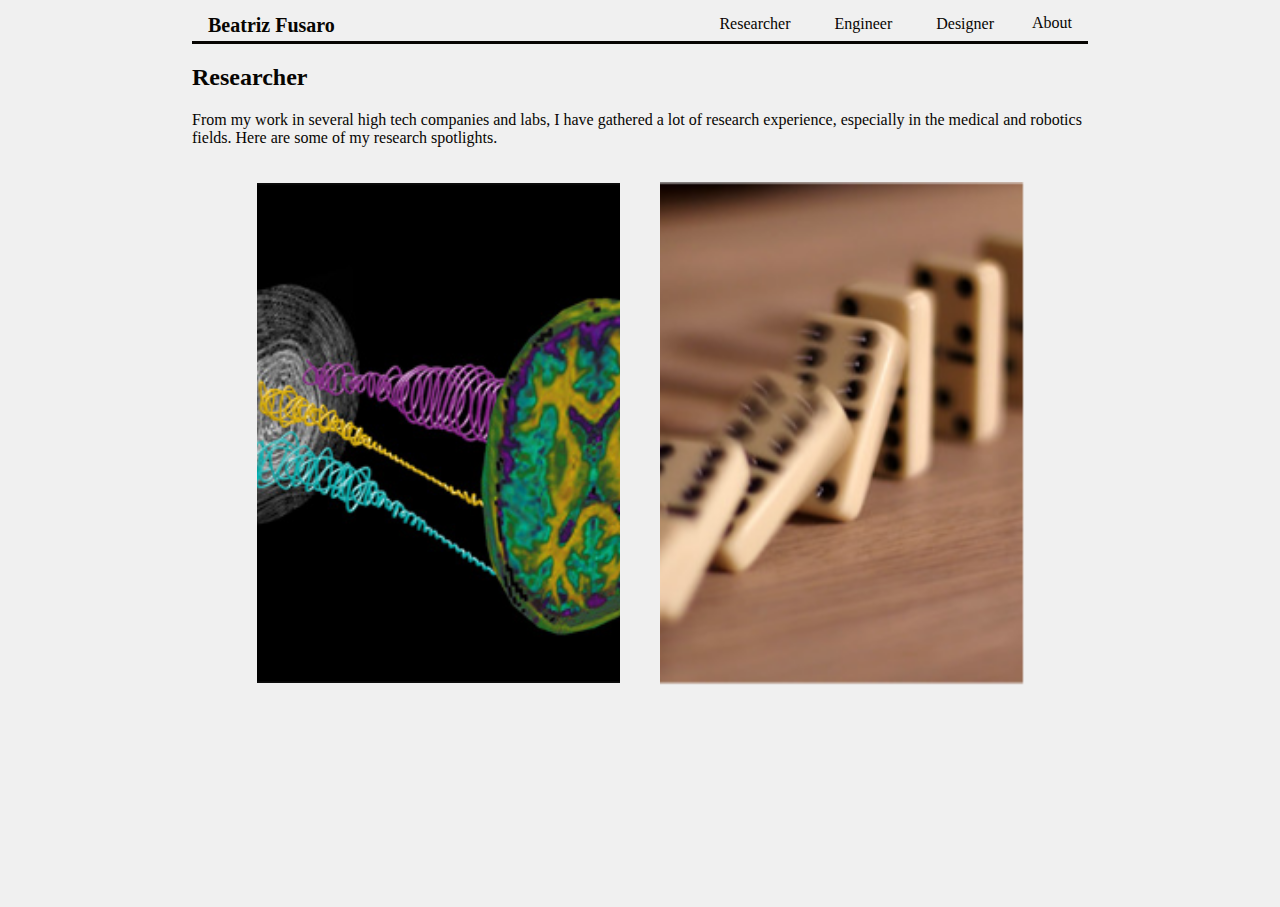
<file: Researcher.html>
<!doctype html>
<html>
<head>
<meta charset="utf-8">
<title>Researcher</title>
<link href="Commonstyle.css" rel="stylesheet" type="text/css">
</head>

<body>
<div class="navbar">
	  <a href="index.html" class="title">Beatriz Fusaro</a>
	  <a href="About.html">About</a>
	  <div class="dropdown">
		<button class="dropbtn">
			<a href="Designer.html">Designer</a>
		  <i class="fa fa-caret-down"></i>
		</button>
		<div class="dropdown-content">
		  <a href="WRC.html">Webdesign and Social Media Campaign for WRC</a>
		  <a href="UIDesign.html">UI Design for SCBA Monitoring</a>
		</div>
	  </div>
	  <div class="dropdown">
		<button class="dropbtn">
			<a href="Engineer.html">Engineer</a>
		  <i class="fa fa-caret-down"></i>
		</button>
		<div class="dropdown-content">
		  <a href="AgRobot.html">Agricultural Robot for Monsanto</a>
		  <a href="FruitPicker.html">Fruit Picker with NIRS for GTRI</a>
		  <a href="Battlebots.html">SumoBot for Robojackets</a>
		</div>
  	  </div>
	  <div class="dropdown">
		<button class="dropbtn">
			<a href="Researcher.html">Researcher</a>
		  <i class="fa fa-caret-down"></i>
		</button>
		<div class="dropdown-content">
		  <a href="MedImg.html">Medical Image Visualization for Siemens</a>
		  <a href="Deblur.html">Deblurring for Biorobotics Lab</a>
		</div>
  	  </div>
	  
	</div>
	
	<h2>Researcher</h2>
	<p>From my work in several high tech companies and labs, I have gathered a lot of research experience, especially in the medical and robotics fields. Here are some of my research spotlights. </p>
	
    <div class = "row">
		<div class="container">
			<a href="MedImg.html" style="color:#070502;">
			<div class = "frame">
				<img src = "MRI_fingerprinting_representation.jpg">
				<div class = "details">
					<h1>Medical Image Visualization for Siemens</h1>
					<p>Since an MRI image is visualized based on contrast, it is hard to identify tumors and bleeds. I designed a new visualization algorithm based on concrete tissue values that allows for the immediate identification of tumors and bleeds. The algorithm was published in a patent.</p>
				</div>
			</div>
			</a>
		</div>
		<div class="container">
			<a href="Deblur.html" style="color:#070502;">
            <div class = "frame">
				<img src = "Motion-Blur.jpg">
				<div class = "details">
					<h1>Deblurring for Biorobotics Lab</h1>
					<p>The challenge was to reduce motion blur in high speed systems. I designed a mechanical rig capable of controlled motion. The motion pattern reduces the blur mechanically, making it easier for deblurring algorithms to perfect the image.
					</p>
				</div>
            </div>
			</a>
		</div>
	</div>
		<footer>
	</footer> 
</body>
</html>
</file>
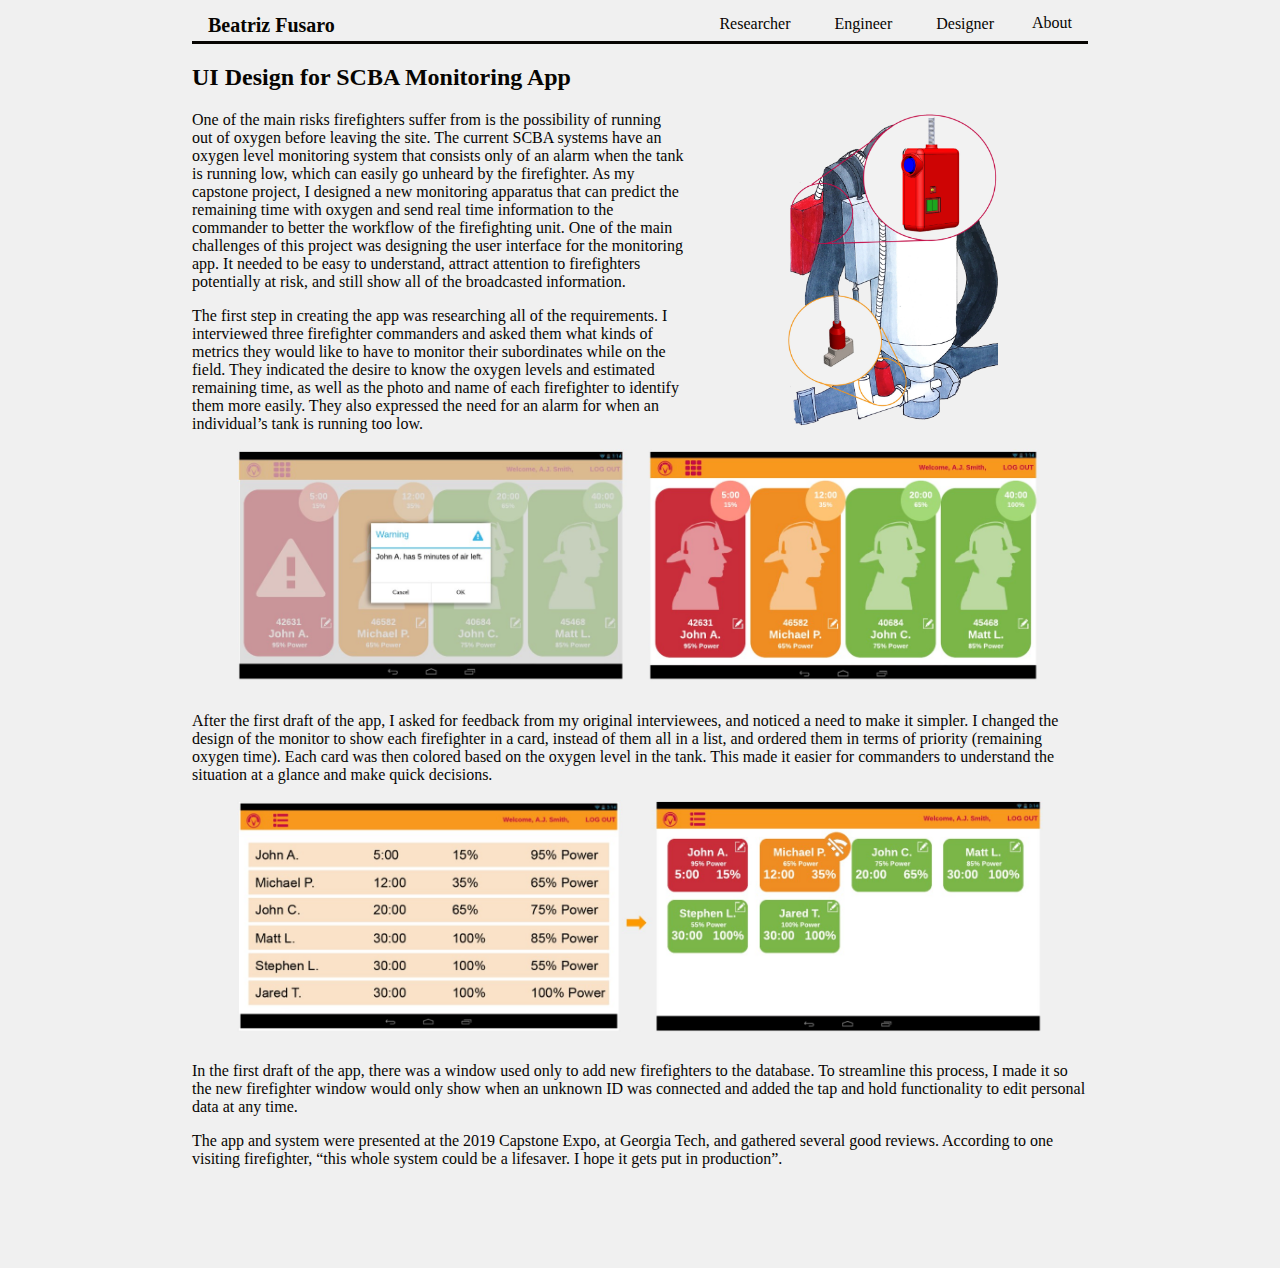
<file: UIDesign.html>
<!doctype html>
<html>
<head>
<meta charset="utf-8">
<title>UIDesign</title>
<link href="Commonstyle.css" rel="stylesheet" type="text/css">
</head>

<body>
	<div class="navbar">
	  <a href="index.html" class="title">Beatriz Fusaro</a>
	  <a href="About.html">About</a>
	  <div class="dropdown">
		<button class="dropbtn">
			<a href="Designer.html">Designer</a>
		  <i class="fa fa-caret-down"></i>
		</button>
		<div class="dropdown-content">
		  <a href="WRC.html">Webdesign and Social Media Campaign for WRC</a>
		  <a href="UIDesign.html">UI Design for SCBA Monitoring</a>
		</div>
	  </div>
	  <div class="dropdown">
		<button class="dropbtn">
			<a href="Engineer.html">Engineer</a>
		  <i class="fa fa-caret-down"></i>
		</button>
		<div class="dropdown-content">
		  <a href="AgRobot.html">Agricultural Robot for Monsanto</a>
		  <a href="FruitPicker.html">Fruit Picker with NIRS for GTRI</a>
		  <a href="Battlebots.html">SumoBot for Robojackets</a>
		</div>
  	  </div>
	  <div class="dropdown">
		<button class="dropbtn">
			<a href="Researcher.html">Researcher</a>
		  <i class="fa fa-caret-down"></i>
		</button>
		<div class="dropdown-content">
		  <a href="MedImg.html">Medical Image Visualization for Siemens</a>
		  <a href="Deblur.html">Deblurring for Biorobotics Lab</a>
		</div>
  	  </div>
	  
	</div>
	
	<h2>UI Design for SCBA Monitoring App</h2>
	
	<img src="SCBA_Apparatus.jpg" style="width:25%;float:right;margin-left: 10%;margin-bottom: 20px;margin-right: 10%">
	
	<p>One of the main risks firefighters suffer from is the possibility of running out of oxygen before leaving the site. The current SCBA systems have an oxygen level monitoring system that consists only of an alarm when the tank is running low, which can easily go unheard by the firefighter. As my capstone project, I designed a new monitoring apparatus that can predict the remaining time with oxygen and send real time information to the commander to better the workflow of the firefighting unit. One of the main challenges of this project was designing the user interface for the monitoring app. It needed to be easy to understand, attract attention to firefighters potentially at risk, and still show all of the broadcasted information.</p>
	
	<p>The first step in creating the app was researching all of the requirements. I interviewed three firefighter commanders and asked them what kinds of metrics they would like to have to monitor their subordinates while on the field. They indicated the desire to know the oxygen levels and estimated remaining time, as well as the photo and name of each firefighter to identify them more easily. They also expressed the need for an alarm for when an individual’s tank is running too low.</p>
	
	<img src="UI_Example.jpg" style="display: block; margin-right: auto; margin-left: auto; width: 90%; margin-bottom:30px;">
	
	<p>After the first draft of the app, I asked for feedback from my original interviewees, and noticed a need to make it simpler. I changed the design of the monitor to show each firefighter in a card, instead of them all in a list, and ordered them in terms of priority (remaining oxygen time). Each card was then colored based on the oxygen level in the tank. This made it easier for commanders to understand the situation at a glance and make quick decisions.</p>
	
	<img src="UI_Review.jpg" style="display: block; margin-right: auto; margin-left: auto; width: 90%; margin-bottom:30px;">
	
	<p>In the first draft of the app, there was a window used only to add new firefighters to the database. To streamline this process, I made it so the new firefighter window would only show when an unknown ID was connected and added the tap and hold functionality to edit personal data at any time.</p>

	<p>The app and system were presented at the 2019 Capstone Expo, at Georgia Tech, and gathered several good reviews. According to one visiting firefighter, “this whole system could be a lifesaver. I hope it gets put in production”.</p>


</body>
</html>
</file>
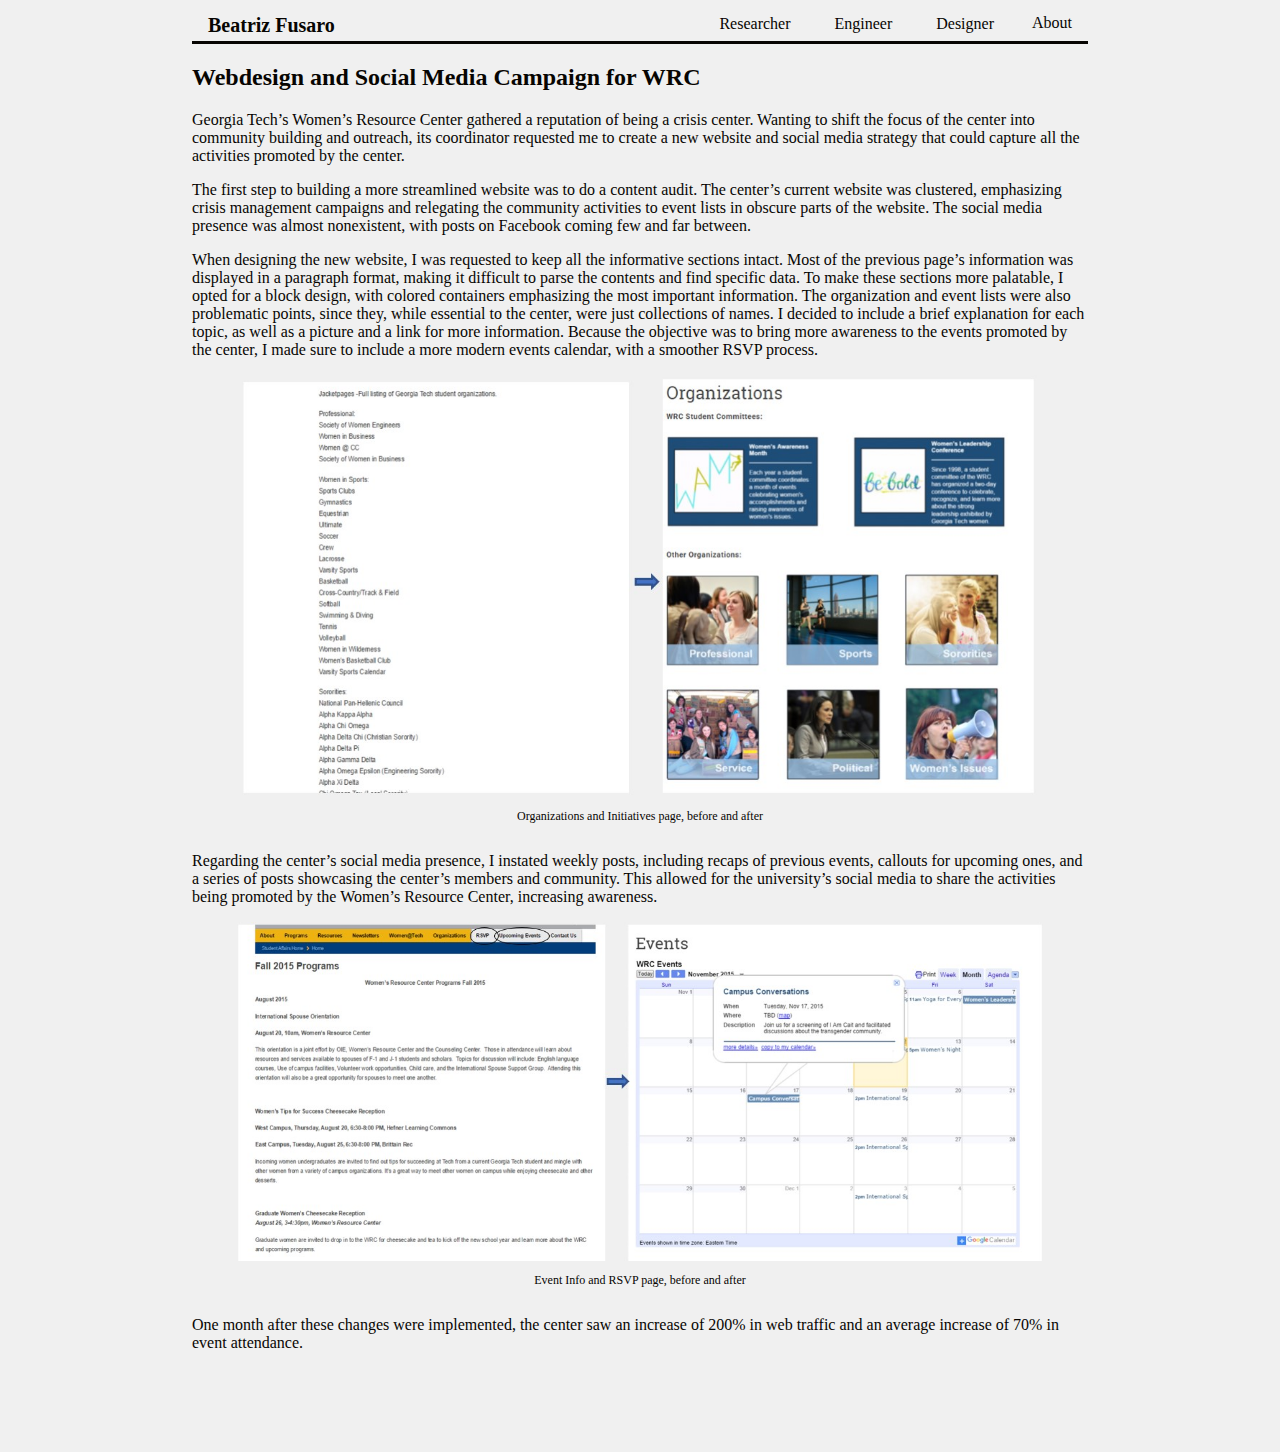
<file: WRC.html>
<!doctype html>
<html>
<head>
<meta charset="utf-8">
<title>WRC</title>
<link href="Commonstyle.css" rel="stylesheet" type="text/css">
</head>

<body>
	<div class="navbar">
	  <a href="index.html" class="title">Beatriz Fusaro</a>
	  <a href="About.html">About</a>
	  <div class="dropdown">
		<button class="dropbtn">
			<a href="Designer.html">Designer</a>
		  <i class="fa fa-caret-down"></i>
		</button>
		<div class="dropdown-content">
		  <a href="WRC.html">Webdesign and Social Media Campaign for WRC</a>
		  <a href="UIDesign.html">UI Design for SCBA Monitoring</a>
		</div>
	  </div>
	  <div class="dropdown">
		<button class="dropbtn">
			<a href="Engineer.html">Engineer</a>
		  <i class="fa fa-caret-down"></i>
		</button>
		<div class="dropdown-content">
		  <a href="AgRobot.html">Agricultural Robot for Monsanto</a>
		  <a href="FruitPicker.html">Fruit Picker with NIRS for GTRI</a>
		  <a href="Battlebots.html">SumoBot for Robojackets</a>
		</div>
  	  </div>
	  <div class="dropdown">
		<button class="dropbtn">
			<a href="Researcher.html">Researcher</a>
		  <i class="fa fa-caret-down"></i>
		</button>
		<div class="dropdown-content">
		  <a href="MedImg.html">Medical Image Visualization for Siemens</a>
		  <a href="Deblur.html">Deblurring for Biorobotics Lab</a>
		</div>
  	  </div>
	  
	</div>
	
	<h2>Webdesign and Social Media Campaign for WRC</h2>
	
	<p>Georgia Tech’s Women’s Resource Center gathered a reputation of being a crisis center. Wanting to shift the focus of the center into community building and outreach, its coordinator requested me to create a new website and social media strategy that could capture all the activities promoted by the center.</p>
	
	<p>The first step to building a more streamlined website was to do a content audit. The center’s current website was clustered, emphasizing crisis management campaigns and relegating the community activities to event lists in obscure parts of the website. The social media presence was almost nonexistent, with posts on Facebook coming few and far between.</p>
	
	
	<p>When designing the new website, I was requested to keep all the informative sections intact. Most of the previous page’s information was displayed in a paragraph format, making it difficult to parse the contents and find specific data. To make these sections more palatable, I opted for a block design, with colored containers emphasizing the most important information. The organization and event lists were also problematic points, since they, while essential to the center, were just collections of names. I decided to include a brief explanation for each topic, as well as a picture and a link for more information. Because the objective was to bring more awareness to the events promoted by the center, I made sure to include a more modern events calendar, with a smoother RSVP process.</p>
	
	<img src="WRC_Organizations_Page.jpg" style="display: block; margin-right: auto; margin-left: auto; width: 90%;">
	<h6>Organizations and Initiatives page, before and after</h6> 
	
	<p>Regarding the center’s social media presence, I instated weekly posts, including recaps of previous events, callouts for upcoming ones, and a series of posts showcasing the center’s members and community. This allowed for the university’s social media to share the activities being promoted by the Women’s Resource Center, increasing awareness.</p>
	
	<img src="WRC_Events_Page.jpg" style="display: block; margin-right: auto; margin-left: auto; width: 90%;">
	<h6>Event Info and RSVP page, before and after</h6> 

	<p>One month after these changes were implemented, the center saw an increase of 200% in web traffic and an average increase of 70% in event attendance.</p>
</body>
</html>
</file>
<file: Stylesheet.css>
@charset "utf-8";
/* CSS Document */


body {
	background-color: #070502;
	font-family: "Excelsior", "Book Antiqua", Palatino, serif;
	margin: 0px;
	padding: 0px;
}

#blocker {
	margin: 0px;
	width: 100%;
	padding: 0px;
	padding-left: 5%;
	padding-right: 5%;
	float: none;
	clear: both;
}

#container {
	width: 30%;
    margin: 0px;
	padding: 0px;
	float: left;
}

#aboutpage {
	margin: 0px;
	padding-top: 60px;
	padding-bottom: 60px;
	clear: both;
}

#aboutcontainer {
	width: 55%;
	margin: 0px;
	margin-left: 5%;
	float: left;
}

footer {
	margin-top: 100px;
	clear: both;
}

h1 {
	color: #FFECC9;
	font-size: 3em;
	text-align: center;
}

a {
	display: block;
	margin-top: 0.67em;
	margin-bottom: 0.67em;
	margin-left: 0;
	margin-right: 0;
	text-decoration: none;
	font-size: 3em;
	color: #FFECC9;
	text-align: center;
	font-weight: bold;
}

h2 {
	margin-top: 0;
  	margin-bottom: 0;
	font-size: 2.5em;
	color: #FFECC9;
	text-align: center;
	font-weight: lighter;
}

h3 {
	color: #FFECC9;
	font-size: 2em;
	border-bottom: medium solid #FFECC9;
	text-align: left;
	margin: 0px;
}

h4 {
	color: #FFECC9;
	font-size: 0.75em;
	text-align: center;
	margin: 0px;
	padding-top: 100px;
}

p {
	color: #FFECC9;
	font-size: 1.7em;
	margin-bottom: 0px;
}

#icon {
	width: 30px;
	float: right;
	margin: 0px;
	margin-right: 10px;
}

#profile {
	display: block;
    margin: 0px;
	padding: 0px;
	width: 30%;
	border: thick solid #FFECC9;
	float: left;
}

#banner {
	display: block;
    margin: 0px;
	padding: 0px;
	width: 100%;
}
</file>
<file: Commonstyle.css>
@charset "utf-8";
/* CSS Document */

body {
	font-family: "Excelsior", "Book Antiqua", Palatino, serif;
	margin: 0px;
	padding: 0px;
	margin-left: 15%;
	margin-right: 15%;
	margin-bottom: 100px;
	width: 70%;
	color: #070502;
	background-color: #f0f0f0;
}

footer {
	clear: both;
    position: relative;
    height: 100px;
    margin-top: -100px;
}

h4 {
	color: #070502;
	font-size: 0.75em;
	text-align: center;
	margin: 0px;
	padding-top: 100px;
}

h6 {
	font-size: 0.75em;
	text-align: center;
	font-weight: normal;
	margin-top: 1em;
  	margin-bottom: 2.33em;
  	margin-left: 0;
  	margin-right: 0;
}

#aboutpage {
	margin: 0px;
	clear: both;
}

#aboutcontainer {
	width: 60%;
	margin: 0px;
	margin-left: 5%;
	padding: 0px;
	float: left;
}

#blocker {
	margin: 0px;
	width: 100%;
	padding: 0px;
	float: none;
	clear: both;
}

#profile {
	display: block;
    margin: 0px;
	padding: 0px;
	width: 30%;
	border: thick solid #FFECC9;
	float: left;
}

#icon {
	width: 30px;
	float: right;
	margin: 0px;
	margin-right: 10px;
}

a.link {
  	color: #070502;
  	font-weight: bold;
  	text-decoration: underline;
}

/* Navbar container */
.navbar {
  overflow: hidden;
  font-family: "Excelsior", "Book Antiqua", Palatino, serif;
  border-bottom: medium solid #070502;
  background-color: #f0f0f0;
}

/* Links inside the navbar */
.navbar a {
  float: right;
  font-size: 16px;
  color: #070502;
  text-align: center;
  padding: 14px 16px 4px 16px;
  text-decoration: none;
}

/* Links inside the navbar */
a.title {
  float: left;
  font-size: 20px;
  color: #070502;
  font-weight: bold;
  text-align: center;
  padding: 14px 16px 4px 16px;
  text-decoration: none;
}

/* The dropdown container */
.dropdown {
  float: right;
  overflow: hidden;
}

/* Dropdown button */
.dropdown .dropbtn {
  font-size: 16px;
  border: none;
  outline: none;
  color: #070502;
  background-color: inherit;
  font-family: inherit; /* Important for vertical align on mobile phones */
  margin: 0; /* Important for vertical align on mobile phones */
}

/* Add a red background color to navbar links on hover */
.navbar a:hover, .dropdown:hover .dropbtn {
  background-color: white;
}

/* Dropdown content (hidden by default) */
.dropdown-content {
  display: none;
  position: absolute;
  background-color: #f0f0f0;
  min-width: 160px;
  box-shadow: 0px 8px 16px 0px rgba(0,0,0,0.2);
  z-index: 1;
}

/* Links inside the dropdown */
.dropdown-content a {
  float: none;
  color: #070502;
  padding: 12px 16px 4px 16px;
  text-decoration: none;
  display: block;
  text-align: left;
  border-bottom: thin solid #070502;
}

/* Add a grey background color to dropdown links on hover */
.dropdown-content a:hover {
  background-color: white;
}

/* Show the dropdown menu on hover */
.dropdown:hover .dropdown-content {
  display: block;
}

.row {
    margin-top: 12px;
	margin-left: 5%;
	margin-right: 5%;
	clear: none;
}

.container {
	float: left;
	width: 45%;
	min-width: 200px;
	clear: none;
	padding: 2.5%;
}

.container2 {
	float: left;
	min-width: 200px;
	width: 31%;
	clear: none;
	padding: 1%;
}

.frame {
    text-align: center;
	width: 100%;
	margin: 0px;
	padding: 0px;
    perspective: 500px;
}
.frame img {
    height: 65vh;
	max-height: 500px;
	width: 100%;
	object-fit: cover;
}
.frame .details {
    width: 70%;
    height: 80%;    
    padding: 5% 8%;
    position: absolute;
    content: "";
    top: 50%;
    left: 50%;
    transform: translate(-50%, -50%) rotateY(90deg);
    transform-origin: 50%;
    background: rgba(255,255,255,0.9);  
    opacity: 0;
    transition: all 0.4s ease-in;
    
}
.frame:hover .details {
    transform: translate(-50%, -50%) rotateY(0deg);
    opacity: 1;
}
</file>
